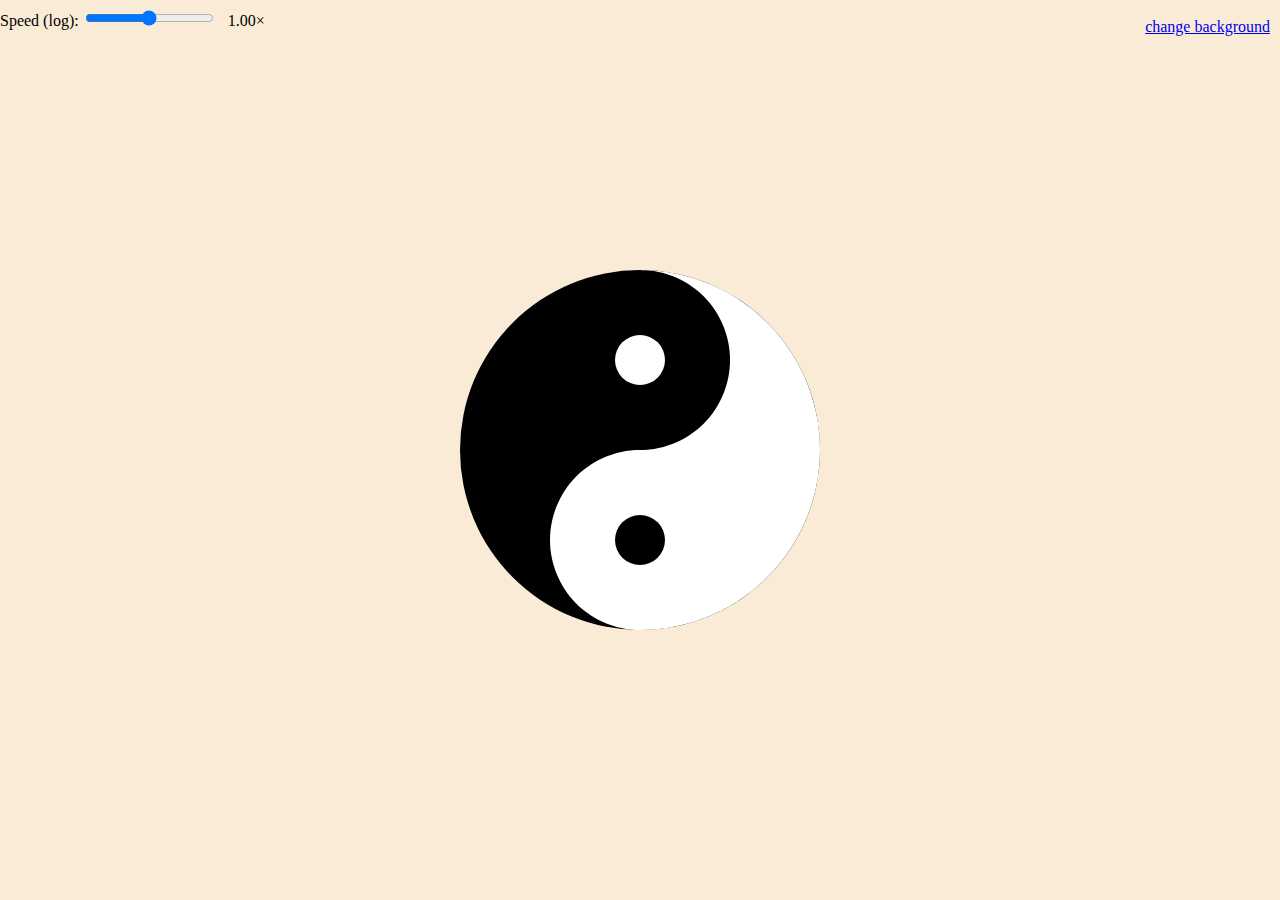
<file: docs/index.html>
<!DOCTYPE html>
<html lang="en">

<head>
  <meta charset="utf-8" />
  <meta name="viewport" content="width=device-width, initial-scale=1.0">

  <title>Eternal Struggle</title>

  <link rel="stylesheet" type="text/css" href="style.css">

  <script src="libraries/p5.min.js"></script>
  <script>
    let current = 0;
    const colors = [
      ["antiquewhite", "#1c1c4f"],
      ["#1c1c4f", "antiquewhite"],
      ["white", "#1c1c4f"],
      ["black", "antiquewhite"],
      ["ghostwhite", "#1c1c4f"],
      ["#1F1F1F", "antiquewhite"],
    ]
    function changeBackground() {
      current++;
      const [back, text] = colors[current % colors.length];
      console.log(back, text);
      BACKGROUND_COLOR = back;
      document.body.style.background = back;
      for (const a of document.getElementsByTagName("a")) {
        a.style.color = text;
      }
    }
  </script>
</head>

<body>
  <div id="sketch"></div>
  <div id="main">
    <div><a id="theme" href="#" onclick="changeBackground()">change background</a></div>
    <div id="controls" style="margin-top:8px;">
      <label for="speedSlider" style="color: inherit;">Speed (log): </label>
      <input id="speedSlider" type="range" min="-10" max="10" value="0" />
      <span id="speedValue" style="margin-left:8px;">1×</span>
    </div>
  </div>
  <script src="sketch.js"></script>
</body>

</html>
</file>
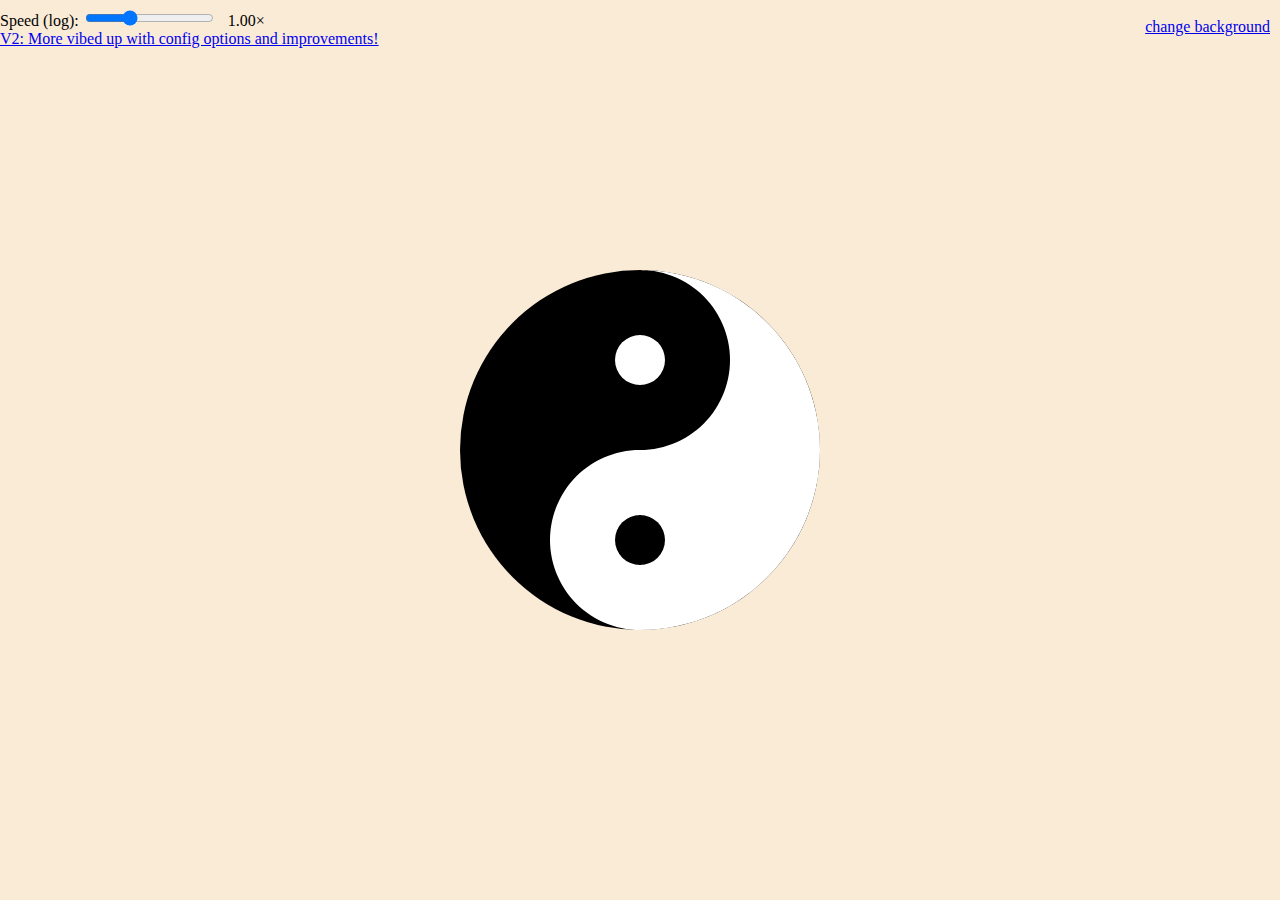
<file: docs/v0.html>
<!DOCTYPE html>
<html lang="en">

<head>
  <meta charset="utf-8" />
  <meta name="viewport" content="width=device-width, initial-scale=1.0">

  <title>Eternal Struggle</title>

  <link rel="stylesheet" type="text/css" href="style.css">

  <script src="libraries/p5.min.js"></script>
  <script>
    let current = 0;
    const colors = [
      ["antiquewhite", "#1c1c4f"],
      ["#1c1c4f", "antiquewhite"],
      ["white", "#1c1c4f"],
      ["black", "antiquewhite"],
      ["ghostwhite", "#1c1c4f"],
      ["#1F1F1F", "antiquewhite"],
    ]
    function changeBackground() {
      current++;
      const [back, text] = colors[current % colors.length];
      console.log(back, text);
      BACKGROUND_COLOR = back;
      document.body.style.background = back;
      for (const a of document.getElementsByTagName("a")) {
        a.style.color = text;
      }
    }
  </script>
</head>

<body>
  <div id="sketch"></div>
  <div id="main">
    <div><a id="theme" href="#" onclick="changeBackground()">change background</a></div>
    <div id="controls" style="margin-top:8px;">
      <label for="speedSlider" style="color: inherit;">Speed (log): </label>
      <input id="speedSlider" type="range" min="-3" max="6" value="0" />
      <span id="speedValue" style="margin-left:8px;">1×</span>
    </div>
    <div><a href="v2.html">V2: More vibed up with config options and improvements!</a></div>
  </div>
  <script src="sketch.js"></script>
</body>

</html>
</file>
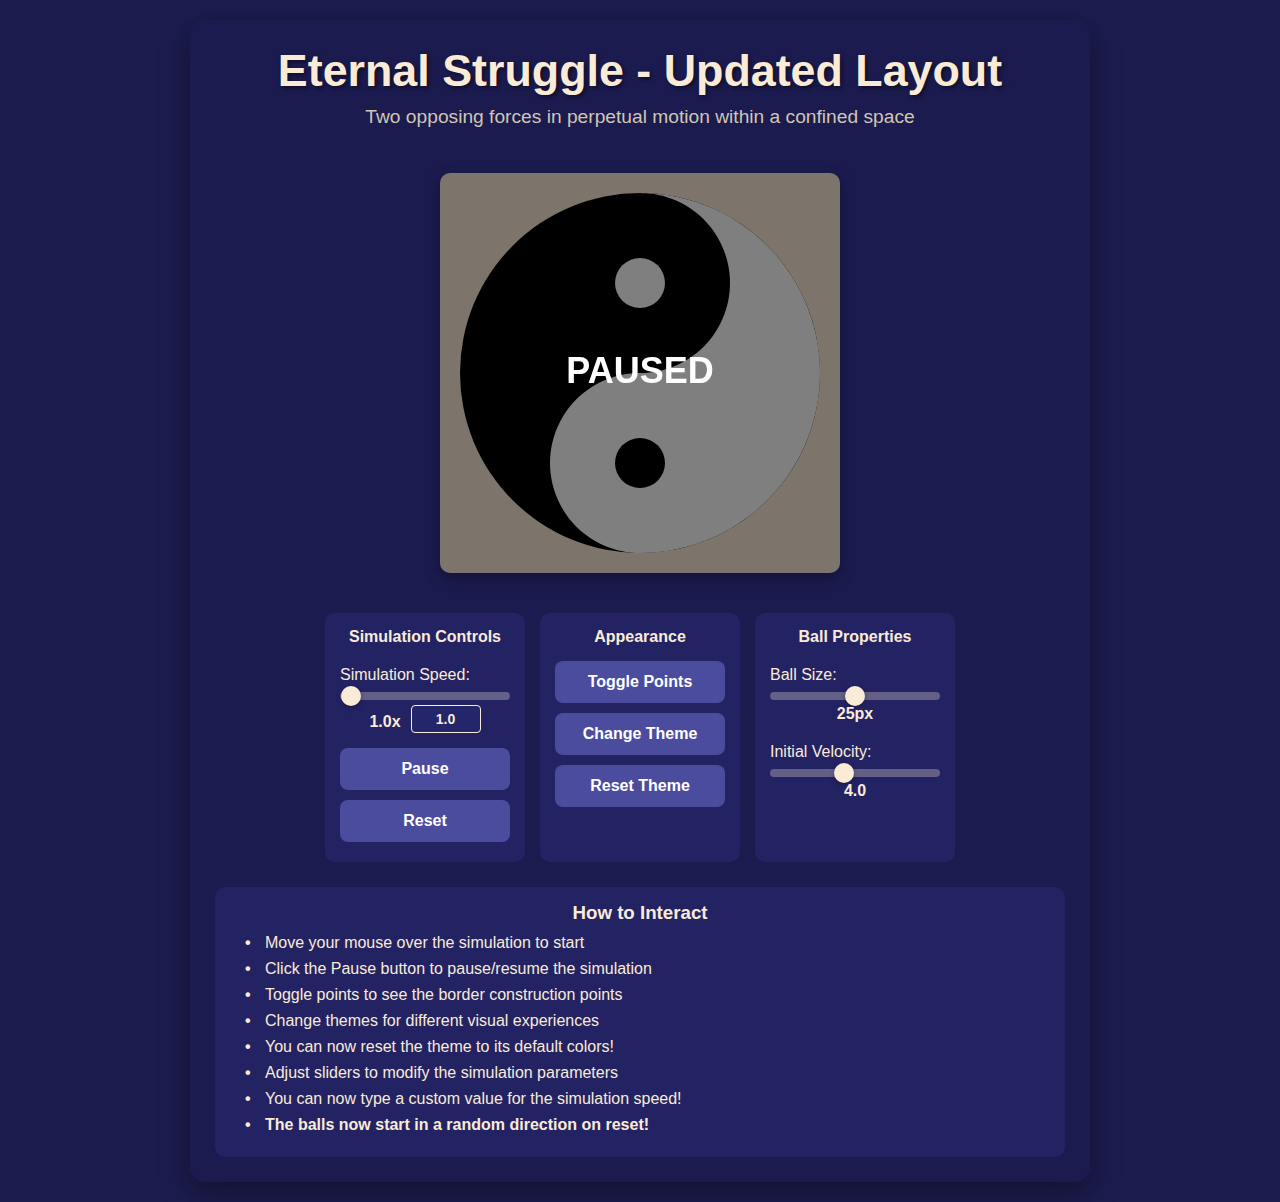
<file: docs/v2.html>
<!DOCTYPE html>
<html lang="en">
<head>
    <meta charset="UTF-8">
    <meta name="viewport" content="width=device-width, initial-scale=1.0">
    <title>Eternal Struggle - Updated Layout</title>
    <style>
        * {
            margin: 0;
            padding: 0;
            box-sizing: border-box;
        }

        body {
            display: flex;
            flex-direction: column;
            align-items: center;
            justify-content: center;
            min-height: 100vh;
            font-family: 'Segoe UI', Tahoma, Geneva, Verdana, sans-serif;
            background: #1c1c4f;
            color: antiquewhite;
            padding: 20px;
            transition: background 0.5s ease;
        }

        .container {
            display: flex;
            flex-direction: column;
            align-items: center;
            max-width: 900px;
            width: 100%;
            background: rgba(28, 28, 79, 0.8);
            border-radius: 15px;
            padding: 25px;
            box-shadow: 0 10px 30px rgba(0, 0, 0, 0.4);
        }

        h1 {
            font-size: 2.8rem;
            margin-bottom: 10px;
            text-align: center;
            text-shadow: 2px 2px 4px rgba(0, 0, 0, 0.5);
            color: antiquewhite;
        }

        .subtitle {
            font-size: 1.2rem;
            margin-bottom: 25px;
            text-align: center;
            max-width: 600px;
            color: #d0c6b3;
        }

        .canvas-container {
            position: relative;
            margin: 20px 0;
            border-radius: 10px;
            overflow: hidden;
            box-shadow: 0 5px 15px rgba(0, 0, 0, 0.3);
        }

        canvas {
            display: block;
            background-color: antiquewhite;
        }

        .controls {
            display: flex;
            flex-wrap: wrap;
            gap: 15px;
            justify-content: center;
            margin-top: 20px;
            width: 100%;
        }

        .control-group {
            display: flex;
            flex-direction: column;
            background: rgba(39, 39, 109, 0.7);
            padding: 15px;
            border-radius: 10px;
            min-width: 200px;
        }

        .control-title {
            font-weight: bold;
            margin-bottom: 10px;
            text-align: center;
            color: antiquewhite;
        }

        button {
            padding: 12px 20px;
            background: #4c4c9f;
            color: white;
            border: none;
            border-radius: 8px;
            cursor: pointer;
            font-size: 16px;
            font-weight: bold;
            margin: 5px 0;
            transition: all 0.3s;
        }

        button:hover {
            background: #5c5cbf;
        }

        .slider-container {
            display: flex;
            flex-direction: column;
            margin: 10px 0;
        }

        .slider-container label {
            margin-bottom: 8px;
            font-weight: 500;
        }

        .value-display-container {
            display: flex;
            justify-content: center;
            align-items: center;
            gap: 10px;
            margin-top: 5px;
        }

        .speed-input {
            width: 70px;
            padding: 5px;
            border-radius: 4px;
            border: 1px solid antiquewhite;
            background-color: rgba(39, 39, 109, 0.7);
            color: antiquewhite;
            text-align: center;
            font-weight: bold;
            font-size: 14px;
            -moz-appearance: textfield; /* For Firefox */
        }

        .speed-input::-webkit-outer-spin-button,
        .speed-input::-webkit-inner-spin-button {
            -webkit-appearance: none;
            margin: 0;
        }

        input[type="range"] {
            width: 100%;
            height: 8px;
            -webkit-appearance: none;
            background: rgba(250, 235, 215, 0.3);
            border-radius: 4px;
            outline: none;
        }

        input[type="range"]::-webkit-slider-thumb {
            -webkit-appearance: none;
            width: 20px;
            height: 20px;
            border-radius: 50%;
            background: antiquewhite;
            cursor: pointer;
            box-shadow: 0 2px 5px rgba(0, 0, 0, 0.3);
        }

        .value-display {
            font-weight: bold;
            text-align: center;
            margin-top: 5px;
            color: antiquewhite;
        }

        .instructions {
            margin-top: 25px;
            padding: 15px;
            background: rgba(39, 39, 109, 0.7);
            border-radius: 10px;
            width: 100%;
        }

        .instructions h3 {
            margin-bottom: 10px;
            text-align: center;
            color: antiquewhite;
        }

        .instructions ul {
            list-style-type: none;
            padding: 0 15px;
        }

        .instructions li {
            margin: 8px 0;
            display: flex;
            align-items: flex-start;
        }

        .instructions li::before {
            content: "•";
            color: antiquewhite;
            font-weight: bold;
            display: inline-block;
            width: 20px;
        }

        @media (max-width: 600px) {
            .controls {
                flex-direction: column;
                align-items: center;
            }

            .control-group {
                width: 100%;
            }

            h1 {
                font-size: 2.2rem;
            }

            .subtitle {
                font-size: 1rem;
            }
        }
    </style>
</head>
<body>
<div class="container">
    <h1>Eternal Struggle - Updated Layout</h1>
    <p class="subtitle">Two opposing forces in perpetual motion within a confined space</p>

    <div class="canvas-container">
        <canvas id="simulationCanvas" width="400" height="400"></canvas>
    </div>

    <div class="controls">
        <div class="control-group">
            <div class="control-title">Simulation Controls</div>
            <div class="slider-container">
                <label for="speedSlider">Simulation Speed:</label>
                <input type="range" id="speedSlider" min="0.1" max="100" step="0.1" value="1.0">
                <div class="value-display-container">
                    <span class="value-display" id="speedValue">1.0x</span>
                    <input type="number" id="speedInput" class="speed-input" min="0.1" step="0.1" value="1.0">
                </div>
            </div>
            <button id="pauseButton">Pause</button>
            <button id="resetButton">Reset</button>
        </div>

        <div class="control-group">
            <div class="control-title">Appearance</div>
            <button id="togglePoints">Toggle Points</button>
            <button id="themeButton">Change Theme</button>
            <button id="resetThemeButton">Reset Theme</button>
        </div>

        <div class="control-group">
            <div class="control-title">Ball Properties</div>
            <div class="slider-container">
                <label for="sizeSlider">Ball Size:</label>
                <input type="range" id="sizeSlider" min="15" max="35" step="1" value="25">
                <div class="value-display" id="sizeValue">25px</div>
            </div>
            <div class="slider-container">
                <label for="velocitySlider">Initial Velocity:</label>
                <input type="range" id="velocitySlider" min="1" max="8" step="0.5" value="4">
                <div class="value-display" id="velocityValue">4.0</div>
            </div>
        </div>
    </div>

    <div class="instructions">
        <h3>How to Interact</h3>
        <ul>
            <li>Move your mouse over the simulation to start</li>
            <li>Click the Pause button to pause/resume the simulation</li>
            <li>Toggle points to see the border construction points</li>
            <li>Change themes for different visual experiences</li>
            <li>You can now reset the theme to its default colors!</li>
            <li>Adjust sliders to modify the simulation parameters</li>
            <li>You can now type a custom value for the simulation speed!</li>
            <li><strong>The balls now start in a random direction on reset!</strong></li>
        </ul>
    </div>
</div>

<script>
    // Constants and configuration
    const CENTER = { x: 200, y: 200 };
    const MAIN_RADIUS = 180;
    const MED_RADIUS = 90;
    let SMALL_RADIUS = 25;
    let SHOW_POINTS = false;
    let PAUSED = true;
    let BACKGROUND_COLOR = "antiquewhite";
    let SIMULATION_SPEED = 1.0;
    let INITIAL_VELOCITY = 4.0;

    // Canvas setup
    const canvas = document.getElementById('simulationCanvas');
    const ctx = canvas.getContext('2d');

    // Data structure for the simulation
    const data = {
        border: [],
        whiteOuter: [],
        whiteBall: { x: 0, y: 0, r: SMALL_RADIUS, v: { x: 0, y: 0 } },
        blackBall: { x: 0, y: 0, r: SMALL_RADIUS, v: { x: 0, y: 0 } }
    };

    // Utility functions
    function degreesToRadians(deg) {
        return deg * Math.PI / 180;
    }

    function normalize(p) {
        const len = Math.sqrt(p.x * p.x + p.y * p.y);
        if (len === 0) return { x: 0, y: 0 };
        return { x: p.x / len, y: p.y / len };
    }

    function dot(p1, p2) {
        return p1.x * p2.x + p1.y * p2.y;
    }

    function len(v) {
        return Math.sqrt(dot(v, v));
    }

    function sub(p1, p2) {
        return { x: p1.x - p2.x, y: p1.y - p2.y };
    }

    function mult(p, s) {
        return { x: p.x * s, y: p.y * s };
    }

    function dist(a, b) {
        return Math.sqrt((a.x - b.x) ** 2 + (a.y - b.y) ** 2);
    }

    function distToLineSegment(item, p1, p2) {
        const l2 = dist(p1, p2) ** 2;
        if (l2 === 0) return dist(item, p1);

        let t = ((item.x - p1.x) * (p2.x - p1.x) + (item.y - p1.y) * (p2.y - p1.y)) / l2;
        t = Math.max(0, Math.min(1, t));

        return dist(item, {
            x: p1.x + t * (p2.x - p1.x),
            y: p1.y + t * (p2.y - p1.y)
        });
    }

    // Generate points along an arc
    function arcOfPoints(cx, cy, r, fromDeg, toDeg, nPoints) {
        const points = [];
        const fromRad = degreesToRadians(fromDeg);
        const toRad = degreesToRadians(toDeg);
        const angleRange = toRad - fromRad;

        for (let i = 0; i < nPoints; i++) {
            const angle = fromRad + (angleRange * i / nPoints);
            points.push({
                x: cx + Math.cos(angle) * r,
                y: cy + Math.sin(angle) * r
            });
        }
        return points;
    }

    // Physics calculations
    function bounceFromCircle(c, item, itemV) {
        const directionOfHitPoint = normalize(sub(item, c));
        const normal = directionOfHitPoint;
        const v = normalize(itemV);
        const projectedVelocity = dot(normal, v);
        const newDir = sub(v, mult(normal, 2 * projectedVelocity));
        return mult(newDir, len(itemV));
    }

    // Initialize simulation
    function initSimulation() {
        const blackBorder = arcOfPoints(CENTER.x, CENTER.y + MED_RADIUS, MED_RADIUS, 90, 270, 60);
        const whiteBorder = arcOfPoints(CENTER.x, CENTER.y - MED_RADIUS, MED_RADIUS, 90, -90, 60);

        data.border = [...blackBorder, ...whiteBorder];
        data.whiteOuter = arcOfPoints(CENTER.x, CENTER.y, MAIN_RADIUS, 270, 450, 60);

        // --- MODIFIED ---
        // Generate random starting angles for the balls
        const whiteAngle = Math.random() * Math.PI * 2;
        const blackAngle = Math.random() * Math.PI * 2;

        data.whiteBall = {
            x: CENTER.x,
            y: CENTER.y - MED_RADIUS,
            r: SMALL_RADIUS,
            v: {
                x: Math.cos(whiteAngle) * INITIAL_VELOCITY,
                y: Math.sin(whiteAngle) * INITIAL_VELOCITY
            }
        };

        data.blackBall = {
            x: CENTER.x,
            y: CENTER.y + MED_RADIUS,
            r: SMALL_RADIUS,
            v: {
                x: Math.cos(blackAngle) * INITIAL_VELOCITY,
                y: Math.sin(blackAngle) * INITIAL_VELOCITY
            }
        };
    }

    // Refill border points to prevent tunneling
    function refillBorder(points) {
        const MIN_DISTANCE = 8; // Minimum distance between points
        const MAX_DISTANCE = 15; // Maximum distance between points

        let newPoints = [points[0]];

        // First pass: add points where gaps are too large
        for (let i = 1; i < points.length; i++) {
            const p1 = points[i-1];
            const p2 = points[i];
            const distance = dist(p1, p2);

            if (distance > MAX_DISTANCE) {
                // Add intermediate points
                const segments = Math.ceil(distance / MAX_DISTANCE);
                for (let j = 1; j < segments; j++) {
                    const ratio = j / segments;
                    newPoints.push({
                        x: p1.x + (p2.x - p1.x) * ratio,
                        y: p1.y + (p2.y - p1.y) * ratio
                    });
                }
            }

            newPoints.push(p2);
        }

        // Second pass: remove points that are too close together
        const filteredPoints = [newPoints[0]];
        for (let i = 1; i < newPoints.length; i++) {
            const lastPoint = filteredPoints[filteredPoints.length - 1];
            const currentPoint = newPoints[i];

            if (dist(lastPoint, currentPoint) >= MIN_DISTANCE) {
                filteredPoints.push(currentPoint);
            }
        }

        return filteredPoints;
    }

    // --- MODIFIED FUNCTION ---
    // Move an object based on its velocity.
    // The SIMULATION_SPEED multiplier has been removed. Speed is now controlled by the update frequency in the animate() loop.
    function move(item) {
        return {
            ...item,
            x: item.x + item.v.x,
            y: item.y + item.v.y
        };
    }

    // Handle collisions
    function handleCollisions() {
        for (const ball of [data.whiteBall, data.blackBall]) {
            let movedBall = move(ball);
            let newV = { ...ball.v };
            let hit = false;
            const hitPoints = [];

            const newBorder = [];
            for (const p of data.border) {
                if (dist(p, movedBall) < ball.r - 4) {
                    const movedPoint = {
                        x: p.x + (newV.x * 1.5),
                        y: p.y + (newV.y * 1.5)
                    };

                    if (dist(movedPoint, CENTER) >= MAIN_RADIUS) {
                        newBorder.push(p);
                    } else {
                        newBorder.push(movedPoint);
                    }

                    hitPoints.push(p);
                    hit = true;
                } else {
                    newBorder.push(p);
                }
            }

            if (dist(movedBall, CENTER) >= MAIN_RADIUS - ball.r) {
                newV = bounceFromCircle(CENTER, movedBall, newV);
            } else if (hit) {
                newV = bounceFromCircle(hitPoints[0], movedBall, newV);
            }

            // Refill border to prevent tunneling
            data.border = refillBorder(newBorder);

            if (ball === data.whiteBall) {
                data.whiteBall = { ...ball, v: newV };
            } else {
                data.blackBall = { ...ball, v: newV };
            }
        }
    }

    // Render the simulation
    function render() {
        // Clear canvas
        ctx.fillStyle = BACKGROUND_COLOR;
        ctx.fillRect(0, 0, canvas.width, canvas.height);

        // Draw main circle
        ctx.fillStyle = "black";
        ctx.beginPath();
        ctx.arc(CENTER.x, CENTER.y, MAIN_RADIUS, 0, Math.PI * 2);
        ctx.fill();

        // Draw white area
        ctx.fillStyle = "white";
        ctx.beginPath();

        // Add white outer points
        if (data.whiteOuter.length > 0) {
            ctx.moveTo(data.whiteOuter[0].x, data.whiteOuter[0].y);
            for (let i = 1; i < data.whiteOuter.length; i++) {
                ctx.lineTo(data.whiteOuter[i].x, data.whiteOuter[i].y);
            }
        }

        // Add border points
        if (data.border.length > 0) {
            ctx.lineTo(data.border[0].x, data.border[0].y);
            for (let i = 1; i < data.border.length; i++) {
                ctx.lineTo(data.border[i].x, data.border[i].y);
            }
        }

        ctx.closePath();
        ctx.fill();

        // Draw points if enabled
        if (SHOW_POINTS) {
            ctx.fillStyle = "red";
            for (const point of data.border) {
                ctx.beginPath();
                ctx.arc(point.x, point.y, 3, 0, Math.PI * 2);
                ctx.fill();
            }

            for (const point of data.whiteOuter) {
                ctx.beginPath();
                ctx.arc(point.x, point.y, 3, 0, Math.PI * 2);
                ctx.fill();
            }
        }

        // Draw white ball
        ctx.fillStyle = data.whiteBallColor || "white";
        ctx.beginPath();
        ctx.arc(data.whiteBall.x, data.whiteBall.y, data.whiteBall.r, 0, Math.PI * 2);
        ctx.fill();

        // Draw black ball
        ctx.fillStyle = data.blackBallColor || "black";
        ctx.beginPath();
        ctx.arc(data.blackBall.x, data.blackBall.y, data.blackBall.r, 0, Math.PI * 2);
        ctx.fill();

        // Draw pause indicator if paused
        if (PAUSED) {
            ctx.fillStyle = "rgba(0, 0, 0, 0.5)";
            ctx.fillRect(0, 0, canvas.width, canvas.height);

            ctx.fillStyle = "white";
            ctx.font = "bold 36px Arial";
            ctx.textAlign = "center";
            ctx.textBaseline = "middle";
            ctx.fillText("PAUSED", canvas.width / 2, canvas.height / 2);
        }
    }

    // --- Game Loop with Fixed Timestep ---
    let lastTime = 0;
    let accumulator = 0;
    const dt = 1000 / 60; // Fixed timestep for physics updates (60 updates per second).

    function animate(currentTime = 0) {
        if (!lastTime) {
            lastTime = currentTime;
        }
        const frameTime = currentTime - lastTime;
        lastTime = currentTime;

        // Add frame time to accumulator, scaled by the simulation speed.
        // This allows the simulation to run faster or slower than real-time.
        accumulator += frameTime * SIMULATION_SPEED;

        // Process physics updates in fixed steps (dt) until the accumulator is caught up.
        while (accumulator >= dt) {
            if (!PAUSED) {
                handleCollisions();
                data.whiteBall = move(data.whiteBall);
                data.blackBall = move(data.blackBall);

                // Keep balls within bounds after moving
                if (dist(data.whiteBall, CENTER) > MAIN_RADIUS - data.whiteBall.r) {
                    const angle = Math.atan2(data.whiteBall.y - CENTER.y, data.whiteBall.x - CENTER.x);
                    data.whiteBall.x = CENTER.x + Math.cos(angle) * (MAIN_RADIUS - data.whiteBall.r - 1);
                    data.whiteBall.y = CENTER.y + Math.sin(angle) * (MAIN_RADIUS - data.whiteBall.r - 1);
                }

                if (dist(data.blackBall, CENTER) > MAIN_RADIUS - data.blackBall.r) {
                    const angle = Math.atan2(data.blackBall.y - CENTER.y, data.blackBall.x - CENTER.x);
                    data.blackBall.x = CENTER.x + Math.cos(angle) * (MAIN_RADIUS - data.blackBall.r - 1);
                    data.blackBall.y = CENTER.y + Math.sin(angle) * (MAIN_RADIUS - data.blackBall.r - 1);
                }
            }
            accumulator -= dt;
        }

        // Render the current state. This is done once per frame, regardless of physics updates.
        render();
        requestAnimationFrame(animate);
    }

    // Set up event listeners
    function setupEventListeners() {
        // Mouse movement to start simulation
        canvas.addEventListener('mousemove', () => {
            if (PAUSED) {
                PAUSED = false;
                document.getElementById('pauseButton').textContent = 'Pause';
            }
        });

        // Pause button
        document.getElementById('pauseButton').addEventListener('click', () => {
            PAUSED = !PAUSED;
            document.getElementById('pauseButton').textContent = PAUSED ? 'Resume' : 'Pause';
        });

        // Reset button
        document.getElementById('resetButton').addEventListener('click', () => {
            initSimulation();
            PAUSED = false;
            document.getElementById('pauseButton').textContent = 'Pause';
        });

        // Toggle points button
        document.getElementById('togglePoints').addEventListener('click', () => {
            SHOW_POINTS = !SHOW_POINTS;
        });

        // Theme button
        document.getElementById('themeButton').addEventListener('click', () => {
            const colors = [
                '#1c1c4f', '#4f1c1c', '#1c4f1c', '#4f4f1c', '#1c4f4f',
                '#4f1c4f', '#3c1c6f', '#6f3c1c', '#1c6f3c', '#6f6f1c'
            ];

            // Generate random colors for elements
            const bgColor = colors[Math.floor(Math.random() * colors.length)];
            const uiColor = colors[Math.floor(Math.random() * colors.length)];

            // Update background
            document.body.style.background = bgColor;
            document.querySelector('.container').style.background = `rgba(${parseInt(bgColor.slice(1, 3), 16)}, ${parseInt(bgColor.slice(3, 5), 16)}, ${parseInt(bgColor.slice(5, 7), 16)}, 0.8)`;

            // Update UI colors
            document.querySelectorAll('.control-group').forEach(el => {
                el.style.background = `rgba(${parseInt(uiColor.slice(1, 3), 16)}, ${parseInt(uiColor.slice(3, 5), 16)}, ${parseInt(uiColor.slice(5, 7), 16)}, 0.7)`;
            });

            document.querySelectorAll('button').forEach(btn => {
                btn.style.background = uiColor;
            });
        });

        // Reset Theme button
        document.getElementById('resetThemeButton').addEventListener('click', () => {
            // Reset background colors
            document.body.style.background = '#1c1c4f';
            document.querySelector('.container').style.background = 'rgba(28, 28, 79, 0.8)';

            // Reset ball colors
            data.whiteBallColor = null;
            data.blackBallColor = null;

            // Reset UI colors
            document.querySelectorAll('.control-group').forEach(el => {
                el.style.background = 'rgba(39, 39, 109, 0.7)';
            });

            document.querySelectorAll('button').forEach(btn => {
                btn.style.background = '#4c4c9f';
            });
        });

        // Speed slider
        document.getElementById('speedSlider').addEventListener('input', (e) => {
            const newSpeed = parseFloat(e.target.value);
            SIMULATION_SPEED = newSpeed;
            document.getElementById('speedValue').textContent = `${newSpeed.toFixed(1)}x`;
            document.getElementById('speedInput').value = newSpeed.toFixed(1);
        });

        // Custom speed input
        document.getElementById('speedInput').addEventListener('change', (e) => {
            let newSpeed = parseFloat(e.target.value);

            // Validate the input
            if (isNaN(newSpeed) || newSpeed < 0.1) {
                newSpeed = 0.1;
            }

            SIMULATION_SPEED = newSpeed;

            // Update the slider's position, clamping it to its max value if the input is higher
            const speedSlider = document.getElementById('speedSlider');
            if (newSpeed > parseFloat(speedSlider.max)) {
                speedSlider.value = speedSlider.max;
            } else {
                speedSlider.value = newSpeed;
            }

            // Update the text displays
            document.getElementById('speedValue').textContent = `${newSpeed.toFixed(1)}x`;
            e.target.value = newSpeed.toFixed(1); // Format the input field's value
        });

        // Size slider
        document.getElementById('sizeSlider').addEventListener('input', (e) => {
            SMALL_RADIUS = parseInt(e.target.value);
            document.getElementById('sizeValue').textContent = `${SMALL_RADIUS}px`;

            data.whiteBall.r = SMALL_RADIUS;
            data.blackBall.r = SMALL_RADIUS;
        });

        // Velocity slider
        document.getElementById('velocitySlider').addEventListener('input', (e) => {
            INITIAL_VELOCITY = parseFloat(e.target.value);
            document.getElementById('velocityValue').textContent = INITIAL_VELOCITY.toFixed(1);

            // Reinitialize to apply new velocity
            initSimulation();
        });
    }

    // Initialize and start the simulation
    function init() {
        initSimulation();
        setupEventListeners();
        // Start the animation loop
        requestAnimationFrame(animate);
    }

    // Start everything when the page loads
    window.addEventListener('load', init);
</script>
</body>
</html>
</file>
<file: docs/style.css>
body {
  margin: 0;
  padding: 0;
  background-color: antiquewhite;
}

#main {
  position: relative;
}

#theme {
  position: absolute;
  top: 10px;
  right: 10px;
}

canvas {
  display: block;
}

#sketch {
  width: 400px;
  height: 400px;

  position: absolute;
  top: 0;
  bottom: 0;
  left: 0;
  right: 0;

  margin: auto;
}
</file>
